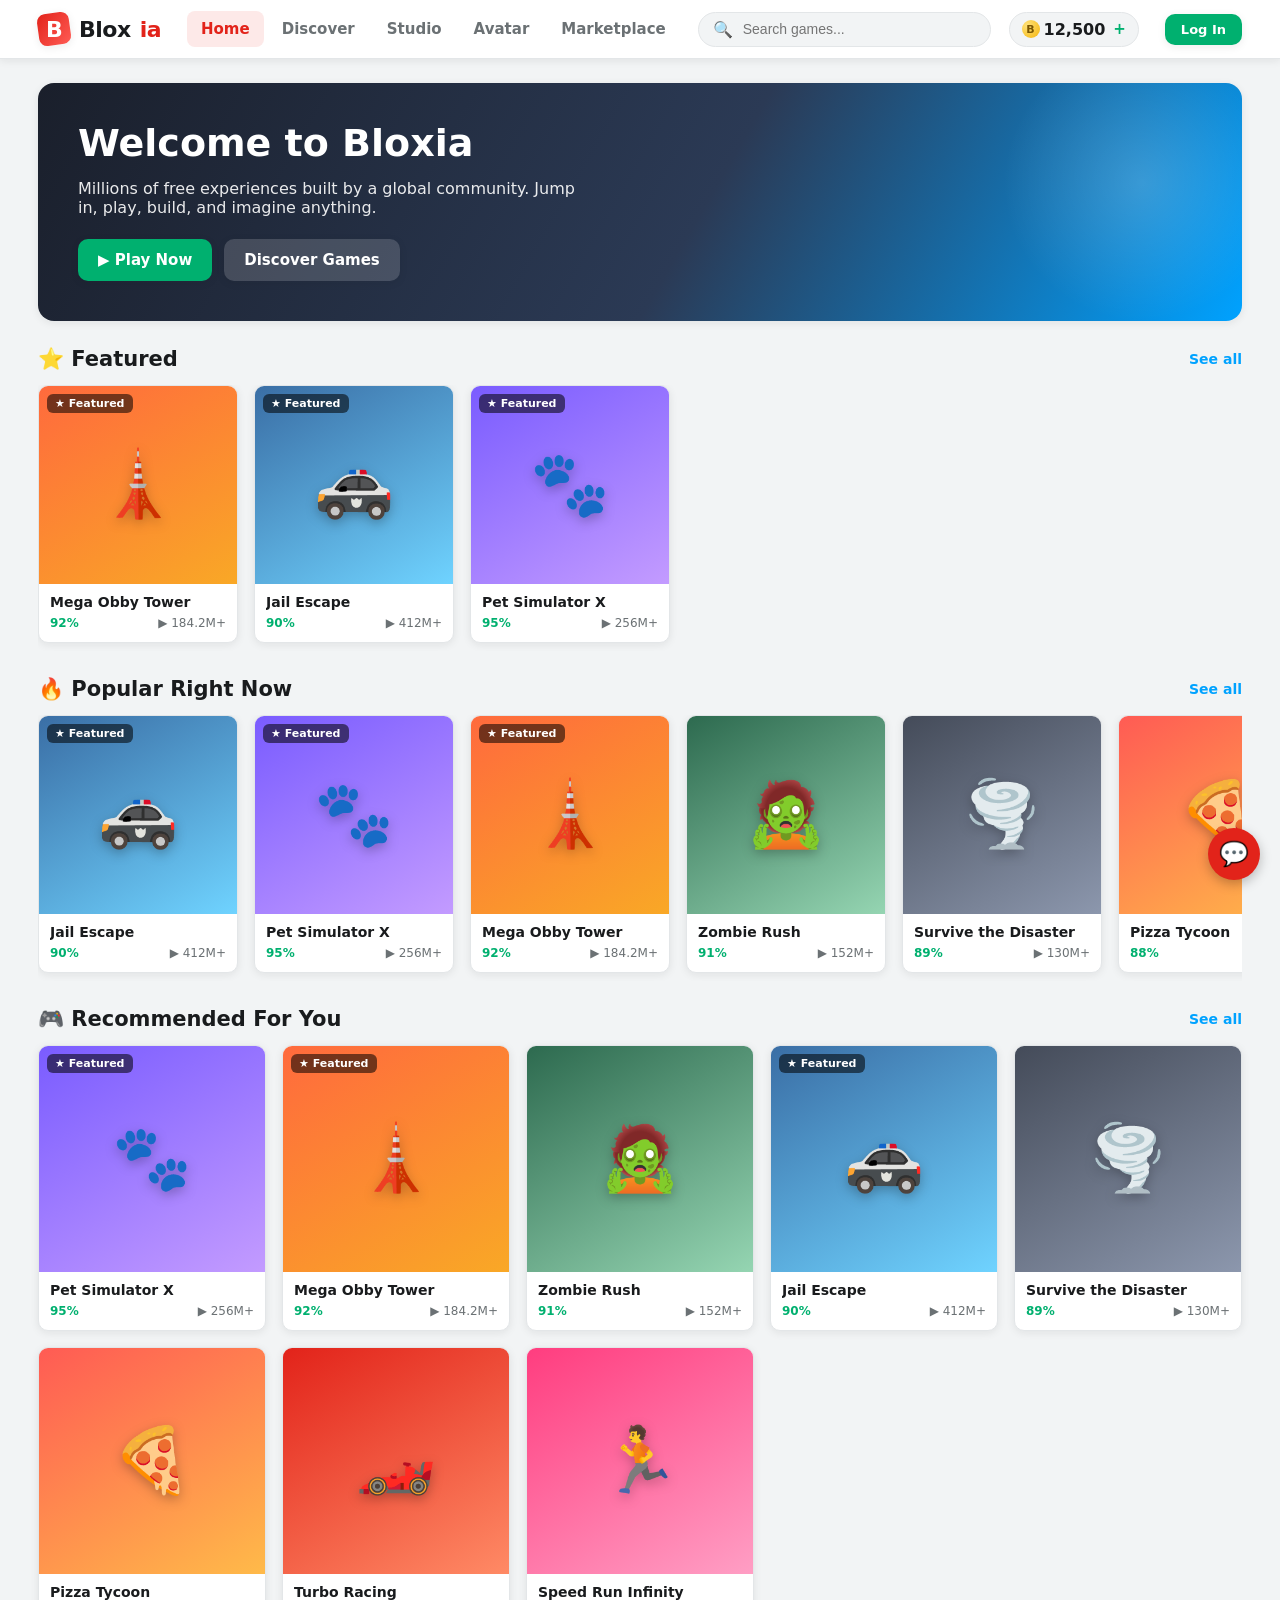
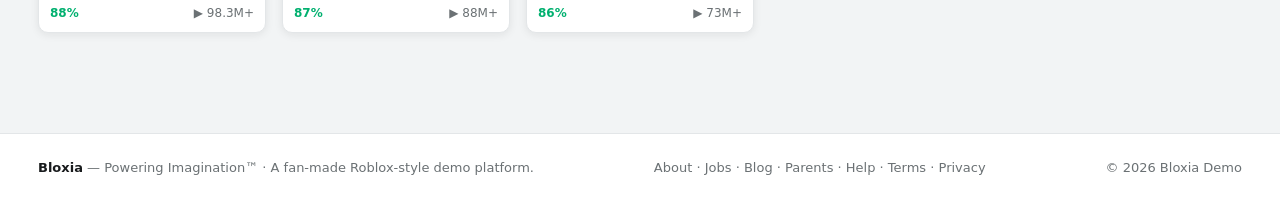
<file: index.html>
<!DOCTYPE html>
<html lang="en">
<head>
  <meta charset="UTF-8" />
  <meta name="viewport" content="width=device-width, initial-scale=1.0" />
  <title>Bloxia — Powering Imagination</title>
  <link rel="stylesheet" href="assets/css/style.css" />
  <link rel="icon" href="data:image/svg+xml,<svg xmlns='http://www.w3.org/2000/svg' viewBox='0 0 100 100'><rect width='100' height='100' rx='22' fill='%23e2231a'/><text x='50' y='72' font-size='64' text-anchor='middle' fill='white' font-family='Arial' font-weight='bold'>B</text></svg>" />
</head>
<body>
  <header class="topbar" id="topbar"></header>

  <main class="page">
    <section class="hero">
      <h1>Welcome to Bloxia</h1>
      <p>Millions of free experiences built by a global community. Jump in, play, build, and imagine anything.</p>
      <div class="cta">
        <a class="btn green" href="game.html?id=obby-tower">▶ Play Now</a>
        <a class="btn ghost" href="discover.html">Discover Games</a>
      </div>
    </section>

    <div class="section-head"><h2>⭐ Featured</h2><a href="discover.html">See all</a></div>
    <div class="row" id="featuredRow"></div>

    <div class="section-head"><h2>🔥 Popular Right Now</h2><a href="discover.html">See all</a></div>
    <div class="row" id="popularRow"></div>

    <div class="section-head"><h2>🎮 Recommended For You</h2><a href="discover.html">See all</a></div>
    <div class="grid" id="recoGrid"></div>
  </main>

  <footer class="footer" id="footer"></footer>
  <script src="assets/js/api.js"></script>
  <script src="assets/js/app.js"></script>
  <script src="assets/js/chat.js"></script>
  <script>
    const { GAMES, gameCard } = window.Bloxia;
    const featured = GAMES.filter(g => g.featured);
    const popular = [...GAMES].sort((a, b) => b.plays - a.plays);
    const reco = [...GAMES].sort((a, b) => b.rating - a.rating).slice(0, 8);
    featured.concat(popular).forEach(() => {});
    document.getElementById("featuredRow").append(...featured.map(gameCard));
    document.getElementById("popularRow").append(...popular.map(gameCard));
    document.getElementById("recoGrid").append(...reco.map(gameCard));
  </script>
</body>
</html>
</file>
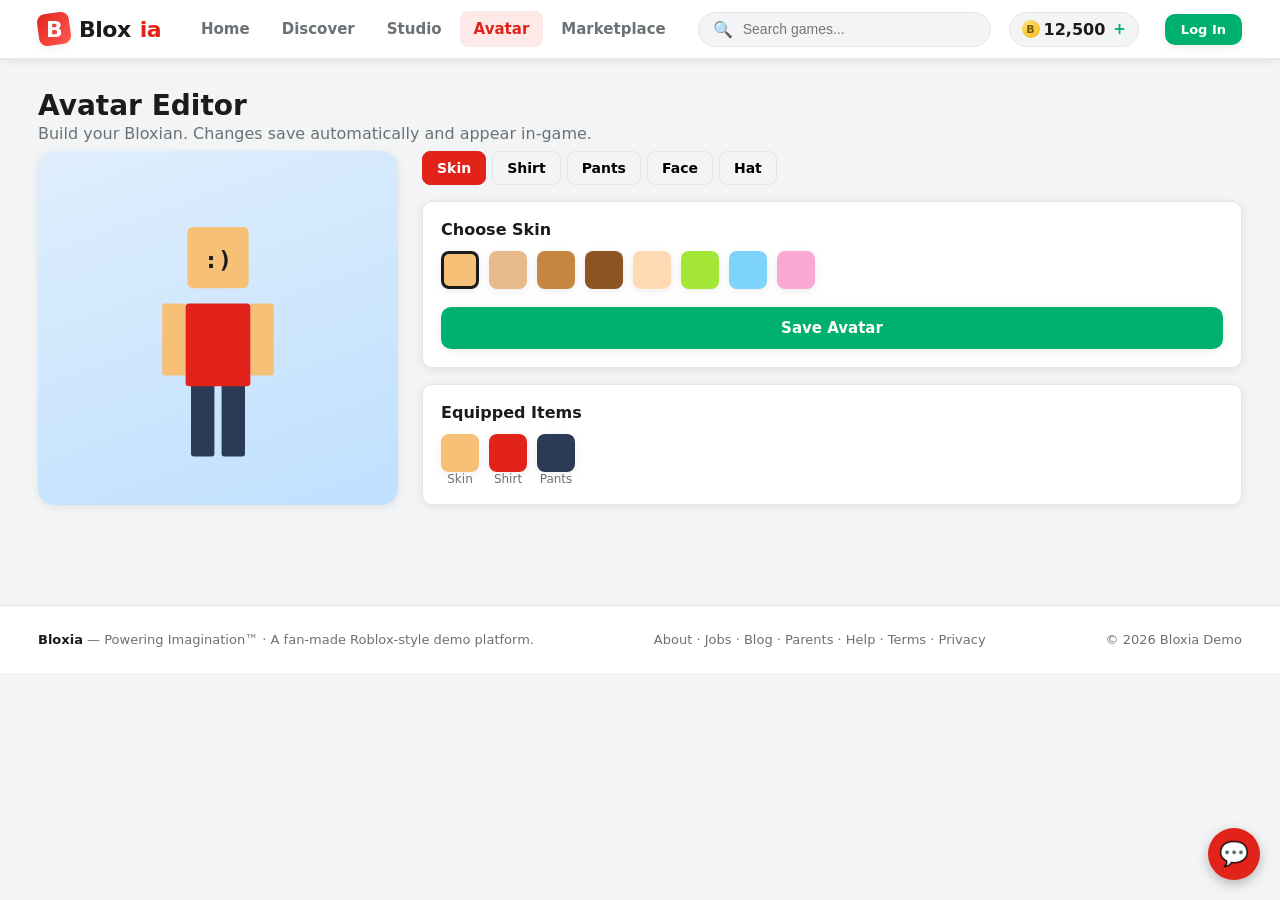
<file: avatar.html>
<!DOCTYPE html>
<html lang="en">
<head>
  <meta charset="UTF-8" />
  <meta name="viewport" content="width=device-width, initial-scale=1.0" />
  <title>Avatar — Bloxia</title>
  <link rel="stylesheet" href="assets/css/style.css" />
  <link rel="icon" href="data:image/svg+xml,<svg xmlns='http://www.w3.org/2000/svg' viewBox='0 0 100 100'><rect width='100' height='100' rx='22' fill='%23e2231a'/><text x='50' y='72' font-size='64' text-anchor='middle' fill='white' font-family='Arial' font-weight='bold'>B</text></svg>" />
</head>
<body>
  <header class="topbar" id="topbar"></header>

  <main class="page">
    <h1 class="page-title">Avatar Editor</h1>
    <p class="page-sub">Build your Bloxian. Changes save automatically and appear in-game.</p>

    <div class="avatar-layout">
      <div class="avatar-stage">
        <div id="bloxguy"></div>
      </div>

      <div>
        <div class="tabs" id="tabs"></div>
        <div class="panel" id="editorPanel"></div>
        <div class="panel" style="margin-top:16px">
          <h3>Equipped Items</h3>
          <div class="swatches" id="equipped"></div>
        </div>
      </div>
    </div>
  </main>

  <footer class="footer" id="footer"></footer>
  <script src="assets/js/api.js"></script>
  <script src="assets/js/app.js"></script>
  <script src="assets/js/chat.js"></script>
  <script src="assets/js/avatar.js"></script>
</body>
</html>
</file>
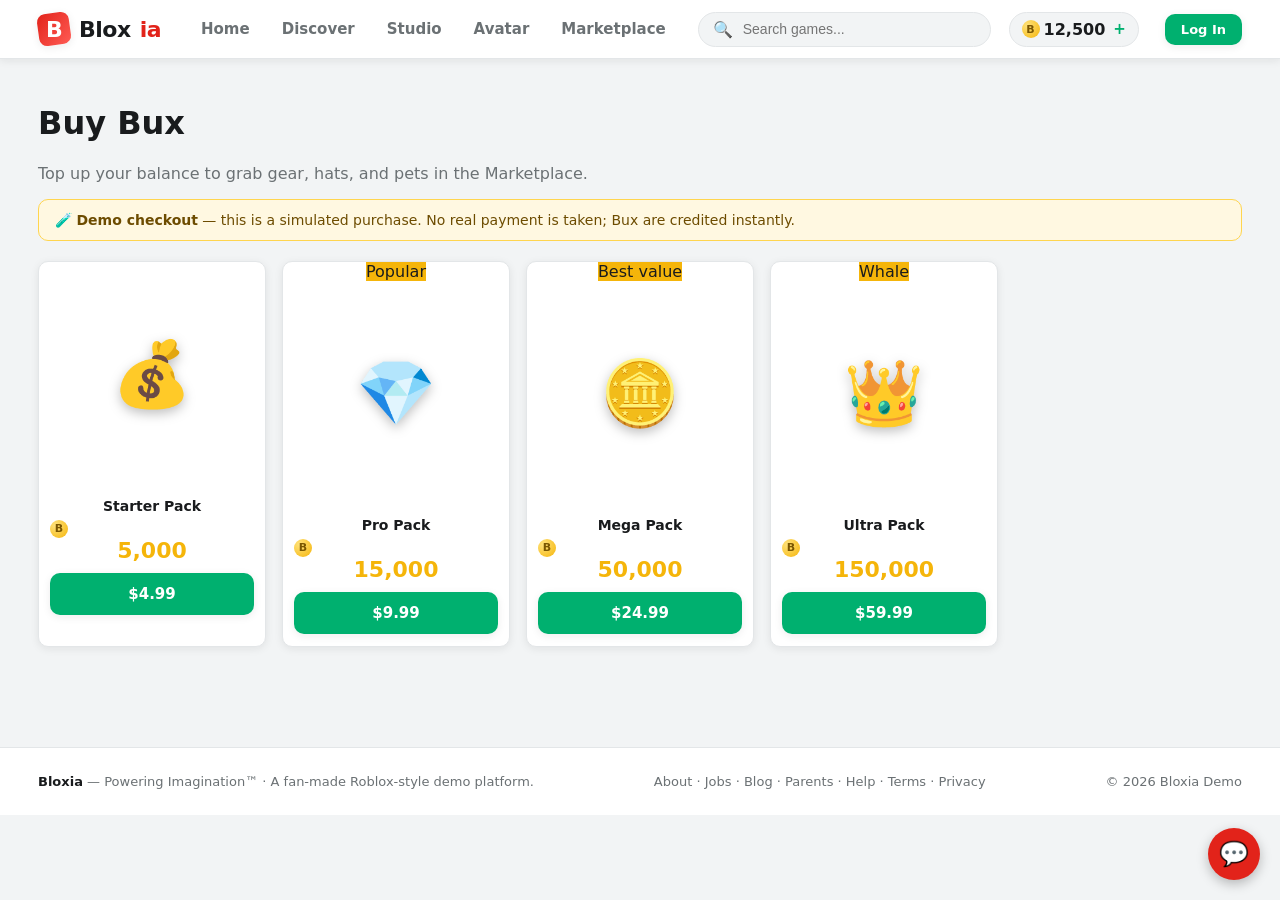
<file: coins.html>
<!DOCTYPE html>
<html lang="en">
<head>
  <meta charset="UTF-8" />
  <meta name="viewport" content="width=device-width, initial-scale=1.0" />
  <title>Buy Bux — Bloxia</title>
  <link rel="stylesheet" href="assets/css/style.css" />
  <link rel="icon" href="data:image/svg+xml,<svg xmlns='http://www.w3.org/2000/svg' viewBox='0 0 100 100'><rect width='100' height='100' rx='22' fill='%23e2231a'/><text x='50' y='72' font-size='64' text-anchor='middle' fill='white' font-family='Arial' font-weight='bold'>B</text></svg>" />
</head>
<body>
  <header class="topbar" id="topbar"></header>

  <main class="page">
    <h1>Buy Bux</h1>
    <p class="muted">Top up your balance to grab gear, hats, and pets in the Marketplace.</p>
    <div class="demo-banner">🧪 <b>Demo checkout</b> — this is a simulated purchase. No real payment is taken; Bux are credited instantly.</div>
    <div class="grid coin-grid" id="packGrid"></div>
  </main>

  <!-- mock checkout modal -->
  <div class="modal-backdrop" id="checkout" style="display:none">
    <div class="modal">
      <h2>Checkout</h2>
      <p class="muted" id="checkoutSummary"></p>
      <label class="field"><span>Card number</span><input value="4242 4242 4242 4242" /></label>
      <div class="field-row">
        <label class="field"><span>Expiry</span><input value="12 / 30" /></label>
        <label class="field"><span>CVC</span><input value="123" /></label>
      </div>
      <p class="muted small">Test card pre-filled. No real charge occurs.</p>
      <div class="modal-actions">
        <button class="btn ghost" id="cancelBtn">Cancel</button>
        <button class="btn green" id="payBtn">Pay (Demo)</button>
      </div>
    </div>
  </div>

  <footer class="footer" id="footer"></footer>
  <script src="assets/js/api.js"></script>
  <script src="assets/js/app.js"></script>
  <script src="assets/js/chat.js"></script>
  <script>
    (function () {
      const { toast, applyServerUser, isAuthed, renderHeader, API, el } = window.Bloxia;
      const $ = (id) => document.getElementById(id);
      const PRICE = { starter: 4.99, pro: 9.99, mega: 24.99, ultra: 59.99 };
      const META = {
        starter: { coins: 5000, label: "Starter Pack", emoji: "💰", tag: "" },
        pro: { coins: 15000, label: "Pro Pack", emoji: "💎", tag: "Popular" },
        mega: { coins: 50000, label: "Mega Pack", emoji: "🪙", tag: "Best value" },
        ultra: { coins: 150000, label: "Ultra Pack", emoji: "👑", tag: "Whale" },
      };
      let selected = null;

      function render() {
        const grid = $("packGrid");
        grid.innerHTML = "";
        Object.keys(META).forEach(key => {
          const m = META[key];
          const card = el(`
            <div class="card coin-pack">
              ${m.tag ? `<span class="badge gold">${m.tag}</span>` : ``}
              <div class="thumb"><span class="emoji">${m.emoji}</span></div>
              <div class="card-body">
                <p class="card-title">${m.label}</p>
                <p class="coin-amt"><span class="bux">B</span>${m.coins.toLocaleString()}</p>
                <button class="btn green block" data-pack="${key}">$${PRICE[key].toFixed(2)}</button>
              </div>
            </div>`);
          grid.appendChild(card);
        });
      }
      render();

      document.addEventListener("click", (e) => {
        const b = e.target.closest("[data-pack]");
        if (!b) return;
        if (!isAuthed()) { toast("Please log in to buy Bux."); setTimeout(() => location.href = "login.html", 700); return; }
        selected = b.getAttribute("data-pack");
        const m = META[selected];
        $("checkoutSummary").textContent = `${m.label} — ${m.coins.toLocaleString()} Bux for $${PRICE[selected].toFixed(2)}`;
        $("checkout").style.display = "flex";
      });

      $("cancelBtn").addEventListener("click", () => { $("checkout").style.display = "none"; });
      $("payBtn").addEventListener("click", async () => {
        if (!selected) return;
        $("payBtn").disabled = true;
        try {
          const res = await API.purchase(selected);
          applyServerUser(res.user);
          renderHeader();
          $("checkout").style.display = "none";
          toast(`Success! +${res.credited.toLocaleString()} Bux`);
        } catch (e) {
          toast(e.message || "Checkout failed");
        } finally {
          $("payBtn").disabled = false;
          selected = null;
        }
      });
    })();
  </script>
</body>
</html>
</file>
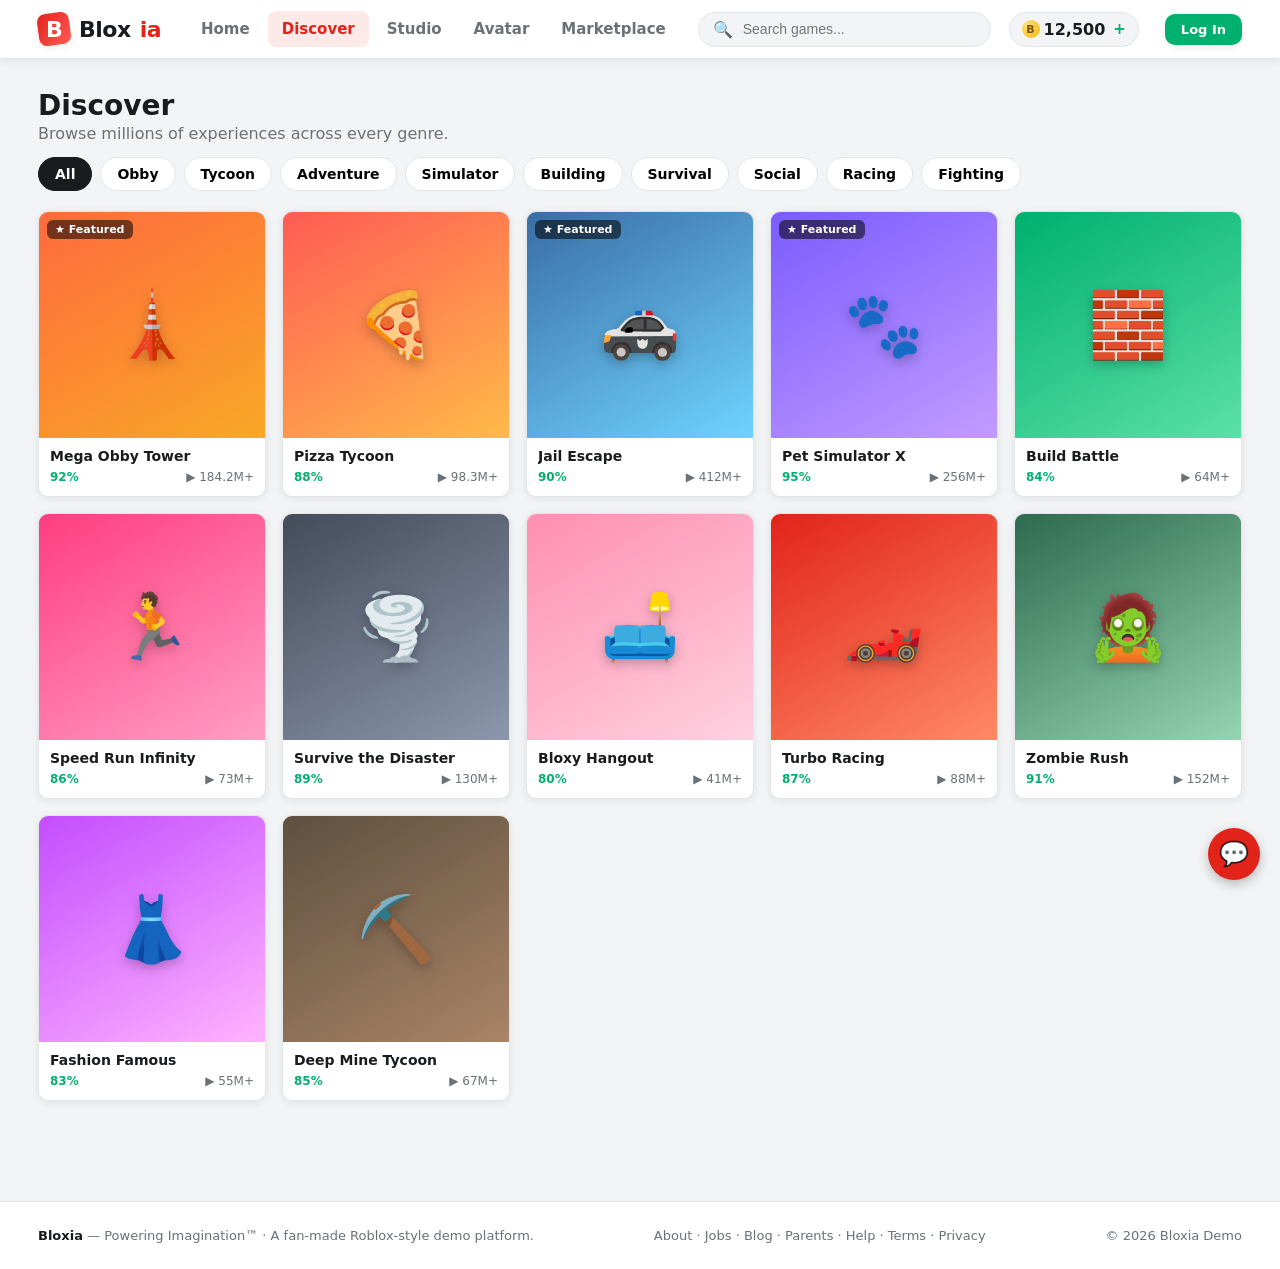
<file: discover.html>
<!DOCTYPE html>
<html lang="en">
<head>
  <meta charset="UTF-8" />
  <meta name="viewport" content="width=device-width, initial-scale=1.0" />
  <title>Discover — Bloxia</title>
  <link rel="stylesheet" href="assets/css/style.css" />
  <link rel="icon" href="data:image/svg+xml,<svg xmlns='http://www.w3.org/2000/svg' viewBox='0 0 100 100'><rect width='100' height='100' rx='22' fill='%23e2231a'/><text x='50' y='72' font-size='64' text-anchor='middle' fill='white' font-family='Arial' font-weight='bold'>B</text></svg>" />
</head>
<body>
  <header class="topbar" id="topbar"></header>

  <main class="page">
    <h1 class="page-title">Discover</h1>
    <p class="page-sub">Browse millions of experiences across every genre.</p>

    <div class="filters" id="filters"></div>
    <div class="grid" id="gameGrid"></div>
    <p id="empty" class="page-sub hidden" style="margin-top:30px">No games match your search.</p>
  </main>

  <footer class="footer" id="footer"></footer>
  <script src="assets/js/api.js"></script>
  <script src="assets/js/app.js"></script>
  <script src="assets/js/chat.js"></script>
  <script>
    const { GAMES, gameCard } = window.Bloxia;
    const genres = ["All", ...Array.from(new Set(GAMES.map(g => g.genre)))];
    const params = new URLSearchParams(location.search);
    let query = (params.get("q") || "").toLowerCase();
    let activeGenre = "All";

    const filtersEl = document.getElementById("filters");
    genres.forEach(gn => {
      const b = document.createElement("button");
      b.className = "chip-btn" + (gn === "All" ? " active" : "");
      b.textContent = gn;
      b.onclick = () => { activeGenre = gn; [...filtersEl.children].forEach(c => c.classList.toggle("active", c === b)); render(); };
      filtersEl.appendChild(b);
    });

    function render() {
      let list = GAMES.filter(g =>
        (activeGenre === "All" || g.genre === activeGenre) &&
        (!query || g.title.toLowerCase().includes(query) || g.genre.toLowerCase().includes(query))
      );
      const grid = document.getElementById("gameGrid");
      grid.innerHTML = "";
      grid.append(...list.map(gameCard));
      document.getElementById("empty").classList.toggle("hidden", list.length > 0);
    }
    render();
  </script>
</body>
</html>
</file>
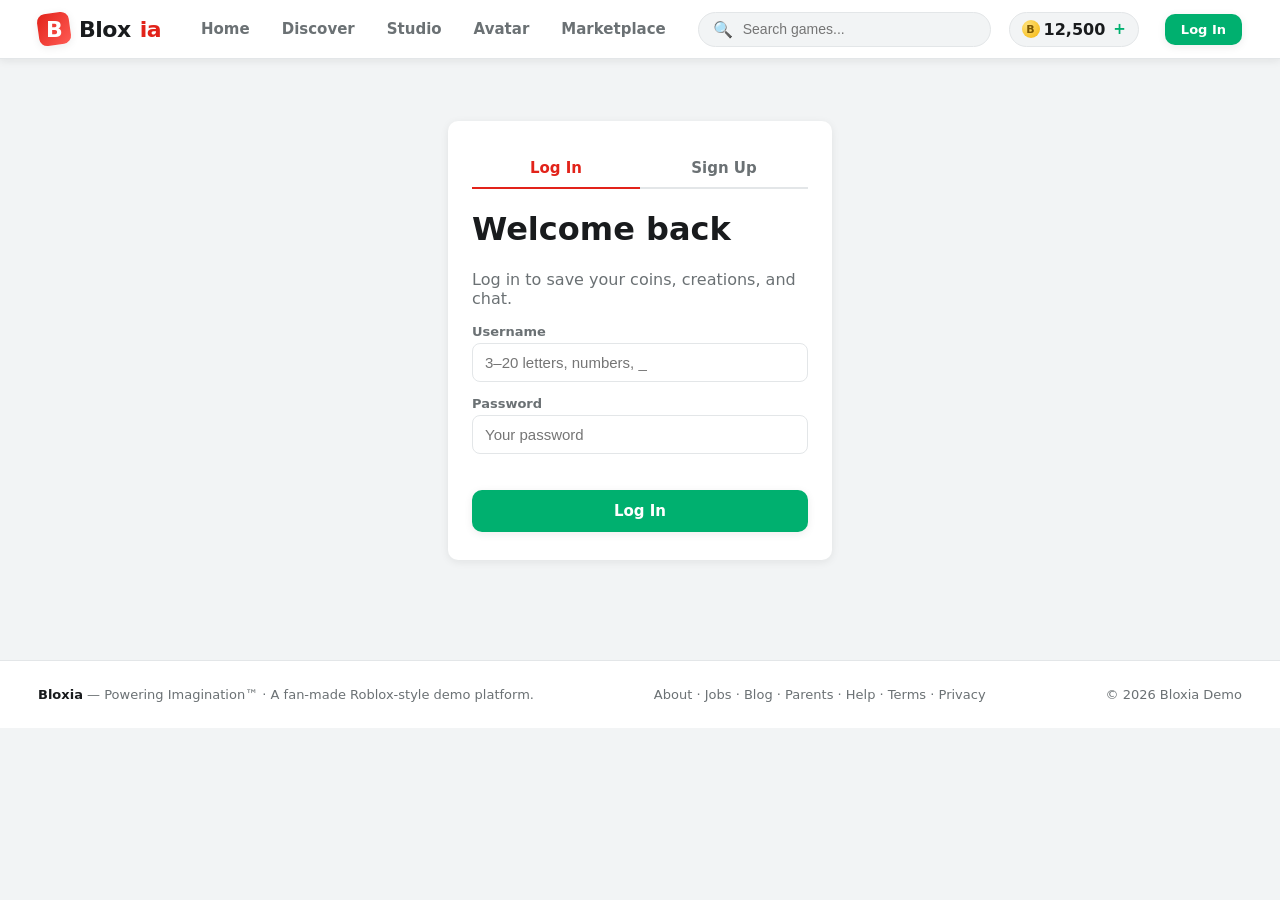
<file: login.html>
<!DOCTYPE html>
<html lang="en">
<head>
  <meta charset="UTF-8" />
  <meta name="viewport" content="width=device-width, initial-scale=1.0" />
  <title>Log In — Bloxia</title>
  <link rel="stylesheet" href="assets/css/style.css" />
  <link rel="icon" href="data:image/svg+xml,<svg xmlns='http://www.w3.org/2000/svg' viewBox='0 0 100 100'><rect width='100' height='100' rx='22' fill='%23e2231a'/><text x='50' y='72' font-size='64' text-anchor='middle' fill='white' font-family='Arial' font-weight='bold'>B</text></svg>" />
</head>
<body>
  <header class="topbar" id="topbar"></header>

  <main class="page narrow">
    <div class="auth-card">
      <div class="auth-tabs">
        <button class="auth-tab active" data-mode="login">Log In</button>
        <button class="auth-tab" data-mode="register">Sign Up</button>
      </div>
      <h1 id="authTitle">Welcome back</h1>
      <p class="muted" id="authSub">Log in to save your coins, creations, and chat.</p>

      <label class="field">
        <span>Username</span>
        <input id="username" autocomplete="username" placeholder="3–20 letters, numbers, _" />
      </label>
      <label class="field">
        <span>Password</span>
        <input id="password" type="password" autocomplete="current-password" placeholder="Your password" />
      </label>
      <p class="form-error" id="formError"></p>
      <button class="btn green block" id="submitBtn">Log In</button>
      <p class="muted small" id="offlineNote" style="display:none;margin-top:14px">
        Backend not configured — accounts are unavailable in this build.
      </p>
    </div>
  </main>

  <footer class="footer" id="footer"></footer>
  <script src="assets/js/api.js"></script>
  <script src="assets/js/app.js"></script>
  <script>
    (function () {
      const { toast, refreshUser, applyServerUser, API } = window.Bloxia;
      let mode = "login";
      const $ = (id) => document.getElementById(id);
      const err = (m) => { $("formError").textContent = m || ""; };

      if (!API || !API.isConfigured()) {
        $("submitBtn").disabled = true;
        $("offlineNote").style.display = "block";
      }
      if (API && API.getToken()) { location.href = "index.html"; }

      document.querySelectorAll(".auth-tab").forEach(t => t.addEventListener("click", () => {
        document.querySelectorAll(".auth-tab").forEach(x => x.classList.remove("active"));
        t.classList.add("active");
        mode = t.getAttribute("data-mode");
        $("authTitle").textContent = mode === "login" ? "Welcome back" : "Create your account";
        $("authSub").textContent = mode === "login"
          ? "Log in to save your coins, creations, and chat."
          : "New players start with 12,500 Bux.";
        $("submitBtn").textContent = mode === "login" ? "Log In" : "Sign Up";
        $("password").setAttribute("autocomplete", mode === "login" ? "current-password" : "new-password");
        err("");
      }));

      async function submit() {
        err("");
        const u = $("username").value.trim();
        const p = $("password").value;
        if (u.length < 3) return err("Username must be at least 3 characters.");
        if (p.length < 4) return err("Password must be at least 4 characters.");
        $("submitBtn").disabled = true;
        try {
          const res = mode === "login" ? await API.login(u, p) : await API.register(u, p);
          API.setToken(res.token);
          applyServerUser(res.user);
          toast(mode === "login" ? "Logged in!" : "Account created!");
          setTimeout(() => location.href = "index.html", 400);
        } catch (e) {
          err(e.message || "Something went wrong.");
          $("submitBtn").disabled = false;
        }
      }
      $("submitBtn").addEventListener("click", submit);
      $("password").addEventListener("keydown", e => { if (e.key === "Enter") submit(); });
    })();
  </script>
</body>
</html>
</file>
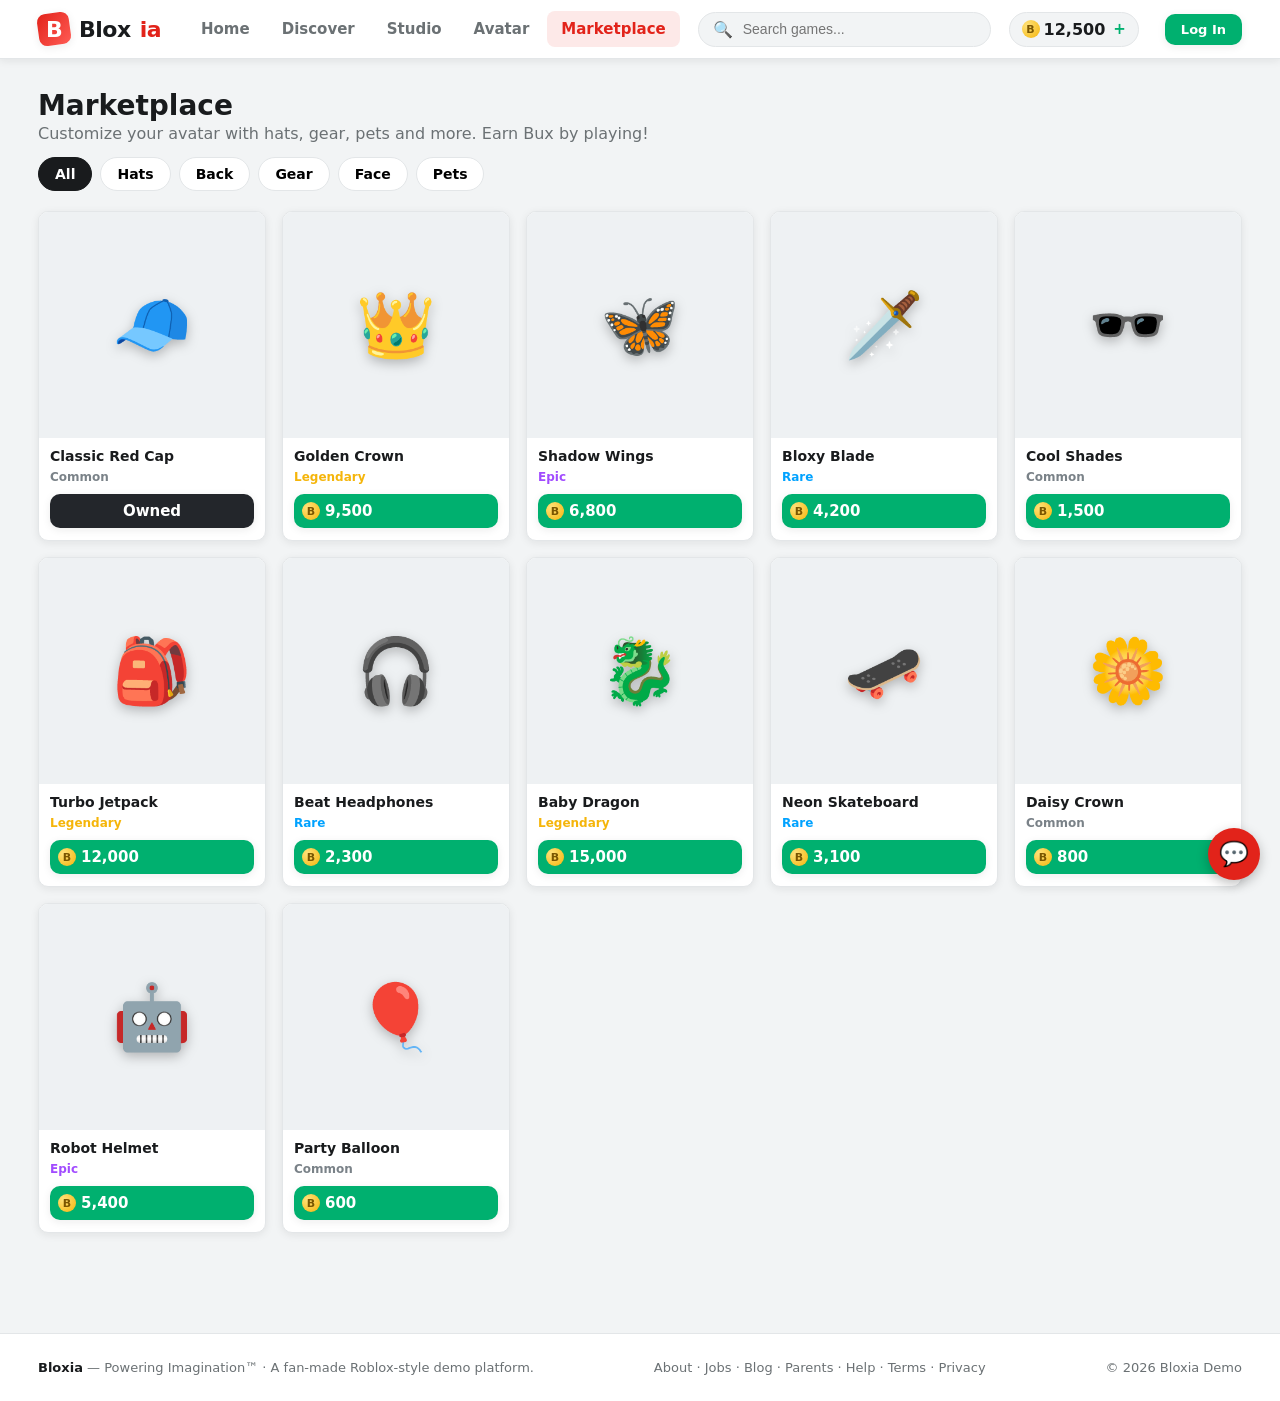
<file: marketplace.html>
<!DOCTYPE html>
<html lang="en">
<head>
  <meta charset="UTF-8" />
  <meta name="viewport" content="width=device-width, initial-scale=1.0" />
  <title>Marketplace — Bloxia</title>
  <link rel="stylesheet" href="assets/css/style.css" />
  <link rel="icon" href="data:image/svg+xml,<svg xmlns='http://www.w3.org/2000/svg' viewBox='0 0 100 100'><rect width='100' height='100' rx='22' fill='%23e2231a'/><text x='50' y='72' font-size='64' text-anchor='middle' fill='white' font-family='Arial' font-weight='bold'>B</text></svg>" />
</head>
<body>
  <header class="topbar" id="topbar"></header>

  <main class="page">
    <h1 class="page-title">Marketplace</h1>
    <p class="page-sub">Customize your avatar with hats, gear, pets and more. Earn Bux by playing!</p>

    <div class="filters" id="filters"></div>
    <div class="grid" id="shopGrid"></div>
  </main>

  <footer class="footer" id="footer"></footer>
  <script src="assets/js/api.js"></script>
  <script src="assets/js/app.js"></script>
  <script src="assets/js/chat.js"></script>
  <script>
    const { ITEMS, itemCard } = window.Bloxia;
    const cats = ["All", ...Array.from(new Set(ITEMS.map(i => i.cat)))];
    let active = "All";
    const filtersEl = document.getElementById("filters");
    cats.forEach(cat => {
      const b = document.createElement("button");
      b.className = "chip-btn" + (cat === "All" ? " active" : "");
      b.textContent = cat;
      b.onclick = () => { active = cat; [...filtersEl.children].forEach(c => c.classList.toggle("active", c === b)); render(); };
      filtersEl.appendChild(b);
    });
    function render() {
      const list = ITEMS.filter(i => active === "All" || i.cat === active);
      const grid = document.getElementById("shopGrid");
      grid.innerHTML = "";
      grid.append(...list.map(itemCard));
    }
    render();
  </script>
</body>
</html>
</file>
<file: assets/css/style.css>
:root {
  --bg: #f2f4f5;
  --panel: #ffffff;
  --ink: #191b1d;
  --muted: #6b7174;
  --line: #e3e6e8;
  --brand: #e2231a;
  --brand-2: #ff5b54;
  --accent: #00a2ff;
  --green: #00b06f;
  --gold: #f5b50a;
  --shadow: 0 2px 8px rgba(25, 27, 29, .08);
  --radius: 10px;
}

* { box-sizing: border-box; }
html, body { margin: 0; padding: 0; }
body {
  font-family: "Segoe UI", system-ui, -apple-system, Roboto, Helvetica, Arial, sans-serif;
  background: var(--bg);
  color: var(--ink);
  min-height: 100vh;
}
a { color: inherit; text-decoration: none; }
img { display: block; max-width: 100%; }
button { font-family: inherit; cursor: pointer; }

/* ===== Top navigation ===== */
.topbar {
  position: sticky; top: 0; z-index: 50;
  background: var(--panel);
  border-bottom: 1px solid var(--line);
  box-shadow: var(--shadow);
}
.topbar-inner {
  max-width: 1240px; margin: 0 auto; padding: 0 18px;
  height: 58px; display: flex; align-items: center; gap: 18px;
}
.logo {
  display: flex; align-items: center; gap: 9px;
  font-weight: 800; font-size: 22px; letter-spacing: -.5px;
}
.logo-mark {
  width: 32px; height: 32px; border-radius: 8px;
  background: linear-gradient(135deg, var(--brand), var(--brand-2));
  display: grid; place-items: center; color: #fff; font-weight: 900;
  transform: rotate(-8deg); box-shadow: var(--shadow);
}
.logo-mark span { transform: rotate(8deg); }
.logo b { color: var(--brand); }

.nav-links { display: flex; gap: 4px; margin-left: 8px; }
.nav-links a {
  padding: 9px 14px; border-radius: 8px; font-weight: 600; color: var(--muted);
  font-size: 15px; transition: .15s;
}
.nav-links a:hover { background: var(--bg); color: var(--ink); }
.nav-links a.active { color: var(--brand); background: #fde9e8; }

.search {
  flex: 1; max-width: 360px; margin-left: auto;
  display: flex; align-items: center; gap: 8px;
  background: var(--bg); border: 1px solid var(--line);
  border-radius: 20px; padding: 7px 14px;
}
.search input { border: 0; background: transparent; outline: none; width: 100%; font-size: 14px; }

.currency {
  display: flex; align-items: center; gap: 6px;
  background: var(--bg); border: 1px solid var(--line);
  padding: 7px 12px; border-radius: 20px; font-weight: 700;
}
.bux { width: 18px; height: 18px; border-radius: 50%;
  background: radial-gradient(circle at 30% 30%, #ffe27a, var(--gold));
  display: grid; place-items: center; font-size: 11px; color: #7a5600; font-weight: 900; }

.avatar-chip {
  width: 36px; height: 36px; border-radius: 50%;
  background: linear-gradient(135deg, var(--accent), #6fd3ff);
  display: grid; place-items: center; color: #fff; font-weight: 800;
  border: 2px solid #fff; box-shadow: var(--shadow);
}

/* ===== Layout ===== */
.page { max-width: 1240px; margin: 0 auto; padding: 24px 18px 60px; }
.section-head { display: flex; align-items: center; justify-content: space-between; margin: 26px 0 14px; }
.section-head h2 { margin: 0; font-size: 21px; }
.section-head a { color: var(--accent); font-weight: 600; font-size: 14px; }

/* ===== Hero ===== */
.hero {
  border-radius: 16px; overflow: hidden; position: relative;
  background: linear-gradient(120deg, #1a1f2b, #2b3a55 55%, var(--accent));
  color: #fff; padding: 40px; box-shadow: var(--shadow);
  display: flex; flex-direction: column; gap: 14px; min-height: 220px; justify-content: center;
}
.hero h1 { margin: 0; font-size: 38px; line-height: 1.1; max-width: 560px; }
.hero p { margin: 0; max-width: 520px; opacity: .9; font-size: 16px; }
.hero .cta { display: flex; gap: 12px; margin-top: 8px; }
.hero::after {
  content: ""; position: absolute; right: -40px; top: -40px; width: 280px; height: 280px;
  background: radial-gradient(circle, rgba(255,255,255,.18), transparent 70%);
}

.btn {
  border: 0; border-radius: 10px; padding: 12px 20px; font-weight: 700; font-size: 15px;
  background: var(--brand); color: #fff; transition: .15s; box-shadow: var(--shadow);
}
.btn:hover { filter: brightness(1.07); transform: translateY(-1px); }
.btn.ghost { background: rgba(255,255,255,.16); }
.btn.green { background: var(--green); }
.btn.dark { background: #23262b; }
.btn.block { width: 100%; }

/* ===== Game grid ===== */
.grid { display: grid; grid-template-columns: repeat(auto-fill, minmax(190px, 1fr)); gap: 16px; }
.card {
  background: var(--panel); border: 1px solid var(--line); border-radius: var(--radius);
  overflow: hidden; box-shadow: var(--shadow); transition: .15s; cursor: pointer;
}
.card:hover { transform: translateY(-3px); box-shadow: 0 8px 20px rgba(25,27,29,.14); }
.thumb { aspect-ratio: 1/1; position: relative; display: grid; place-items: center; color: #fff; }
.thumb .emoji { font-size: 64px; filter: drop-shadow(0 4px 6px rgba(0,0,0,.25)); }
.thumb .badge { position: absolute; top: 8px; left: 8px; background: rgba(0,0,0,.55); color: #fff;
  padding: 3px 8px; border-radius: 6px; font-size: 11px; font-weight: 700; }
.card-body { padding: 10px 11px 12px; }
.card-title { font-weight: 700; font-size: 14px; margin: 0 0 6px; white-space: nowrap; overflow: hidden; text-overflow: ellipsis; }
.card-meta { display: flex; align-items: center; justify-content: space-between; color: var(--muted); font-size: 12px; }
.pill-green { color: var(--green); font-weight: 700; }

/* ===== Carousel row ===== */
.row { display: flex; gap: 16px; overflow-x: auto; padding-bottom: 8px; scroll-behavior: smooth; }
.row .card { flex: 0 0 200px; }
.row::-webkit-scrollbar { height: 8px; }
.row::-webkit-scrollbar-thumb { background: var(--line); border-radius: 8px; }

/* ===== Avatar page ===== */
.avatar-layout { display: grid; grid-template-columns: 360px 1fr; gap: 24px; }
.avatar-stage {
  background: linear-gradient(160deg, #dfeefc, #bfe0ff); border-radius: 16px;
  display: grid; place-items: center; box-shadow: var(--shadow); padding: 24px; position: relative;
}
.bloxguy { width: 180px; }
.panel { background: var(--panel); border: 1px solid var(--line); border-radius: var(--radius); padding: 18px; box-shadow: var(--shadow); }
.panel h3 { margin: 0 0 12px; font-size: 16px; }
.swatches { display: flex; flex-wrap: wrap; gap: 10px; }
.swatch { width: 38px; height: 38px; border-radius: 8px; border: 3px solid transparent; cursor: pointer; box-shadow: var(--shadow); }
.swatch.sel { border-color: var(--ink); }
.tabs { display: flex; gap: 6px; margin-bottom: 16px; flex-wrap: wrap; }
.tab { padding: 8px 14px; border-radius: 8px; background: var(--bg); border: 1px solid var(--line); font-weight: 600; font-size: 14px; }
.tab.active { background: var(--brand); color: #fff; border-color: var(--brand); }

/* ===== Marketplace ===== */
.shop-item .thumb { aspect-ratio: 1/1; background: #eef1f3; }
.price { display: flex; align-items: center; gap: 5px; font-weight: 800; }

/* ===== Game player ===== */
.game-wrap { position: relative; border-radius: 14px; overflow: hidden; box-shadow: var(--shadow); background: #0b0f17; }
#game-canvas { display: block; width: 100%; height: 70vh; }
.hud { position: absolute; inset: 0; pointer-events: none; }
.hud .top { position: absolute; top: 14px; left: 14px; right: 14px; display: flex; justify-content: space-between; color: #fff; font-weight: 800; text-shadow: 0 2px 6px rgba(0,0,0,.6); }
.hud .chip { background: rgba(0,0,0,.45); padding: 8px 14px; border-radius: 10px; backdrop-filter: blur(4px); }
.overlay-msg {
  position: absolute; inset: 0; display: grid; place-items: center; text-align: center;
  background: rgba(8,12,20,.72); color: #fff; pointer-events: auto;
}
.overlay-msg .box { background: var(--panel); color: var(--ink); padding: 30px 36px; border-radius: 16px; box-shadow: var(--shadow); max-width: 420px; }
.overlay-msg h2 { margin: 0 0 8px; }
.overlay-msg p { color: var(--muted); margin: 0 0 18px; }
.hidden { display: none !important; }
.controls-help { display: flex; gap: 16px; justify-content: center; flex-wrap: wrap; color: var(--muted); font-size: 13px; margin-top: 14px; }
.key { display: inline-block; background: var(--bg); border: 1px solid var(--line); border-bottom-width: 3px; border-radius: 6px; padding: 2px 8px; font-weight: 700; font-size: 12px; }

/* ===== Footer ===== */
.footer { border-top: 1px solid var(--line); background: var(--panel); margin-top: 40px; }
.footer-inner { max-width: 1240px; margin: 0 auto; padding: 26px 18px; display: flex; flex-wrap: wrap; gap: 24px; justify-content: space-between; color: var(--muted); font-size: 13px; }
.footer b { color: var(--ink); }

.toast {
  position: fixed; bottom: 24px; left: 50%; transform: translateX(-50%) translateY(20px);
  background: #23262b; color: #fff; padding: 12px 20px; border-radius: 10px; box-shadow: var(--shadow);
  opacity: 0; transition: .25s; z-index: 200; font-weight: 600;
}
.toast.show { opacity: 1; transform: translateX(-50%) translateY(0); }

.page-title { font-size: 28px; margin: 6px 0 2px; }
.page-sub { color: var(--muted); margin: 0 0 8px; }

.filters { display: flex; gap: 8px; flex-wrap: wrap; margin: 14px 0 20px; }
.chip-btn { padding: 8px 16px; border-radius: 20px; border: 1px solid var(--line); background: var(--panel); font-weight: 600; font-size: 14px; }
.chip-btn.active { background: var(--ink); color: #fff; border-color: var(--ink); }

@media (max-width: 820px) {
  .avatar-layout { grid-template-columns: 1fr; }
  .nav-links { display: none; }
  .hero h1 { font-size: 28px; }
}

/* ===== V2: Auth, Studio, Coins, Chat ===== */

/* Header extras */
.auth-link { font-size: 13px; color: var(--muted); margin-left: 6px; white-space: nowrap; }
.auth-link:hover { color: var(--brand); }
.auth-btn { padding: 8px 16px !important; font-size: 13px !important; white-space: nowrap; margin-left: 8px; }
.buy-plus { font-size: 15px; font-weight: 800; margin-left: 4px; color: var(--green); }
.currency { display: flex; align-items: center; gap: 4px; }

/* Narrow centered page */
.page.narrow { max-width: 420px; margin: 0 auto; }

/* Auth card */
.auth-card { background: var(--panel); border-radius: var(--radius); box-shadow: var(--shadow); padding: 28px 24px; margin-top: 38px; }
.auth-tabs { display: flex; gap: 0; border-bottom: 2px solid var(--line); margin-bottom: 18px; }
.auth-tab { flex: 1; text-align: center; padding: 10px; background: none; border: none; font-size: 15px; font-weight: 700; color: var(--muted); cursor: pointer; border-bottom: 2px solid transparent; margin-bottom: -2px; }
.auth-tab.active { color: var(--brand); border-bottom-color: var(--brand); }

/* Form fields */
.field { display: flex; flex-direction: column; gap: 4px; margin-bottom: 14px; }
.field span { font-size: 13px; font-weight: 600; color: var(--muted); }
.field input { padding: 10px 12px; border: 1px solid var(--line); border-radius: 8px; font-size: 15px; outline: none; transition: border .2s; }
.field input:focus { border-color: var(--brand); }
.field-row { display: flex; gap: 10px; }
.field-row .field { flex: 1; }
.form-error { color: var(--brand); font-size: 13px; min-height: 18px; margin: 4px 0; }
.muted { color: var(--muted); }
.small { font-size: 12px; }

/* Studio */
.studio-layout { display: grid; grid-template-columns: 1fr 260px; gap: 24px; margin-top: 16px; }
.studio-stage { background: var(--panel); border-radius: var(--radius); box-shadow: var(--shadow); padding: 16px; }
.grid-board { display: grid; gap: 3px; max-width: 400px; margin: auto; }
.cell { width: 100%; aspect-ratio: 1; background: #eaecee; border: none; border-radius: 4px; cursor: pointer; font-size: 11px; font-weight: 700; color: #fff; transition: .15s; }
.cell:hover { background: #cfd3d7; }
.cell.filled { background: var(--accent); }
.cell.start { background: var(--green); }
.cell.finish { background: var(--gold); color: var(--ink); }
.studio-legend { display: flex; gap: 14px; justify-content: center; margin-top: 10px; font-size: 12px; color: var(--muted); align-items: center; }
.sw { display: inline-block; width: 14px; height: 14px; border-radius: 3px; vertical-align: middle; margin-right: 3px; }
.sw.start { background: var(--green); }
.sw.step { background: var(--accent); }
.sw.finish { background: var(--gold); }
.studio-panel { background: var(--panel); border-radius: var(--radius); box-shadow: var(--shadow); padding: 18px; display: flex; flex-direction: column; gap: 10px; }
.stat-box { text-align: center; font-size: 12px; color: var(--muted); }
.stat-box b { display: block; font-size: 20px; color: var(--ink); }
.studio-buttons { display: flex; gap: 8px; }
.studio-buttons .btn { flex: 1; }

/* Coins / Buy Bux */
.coin-grid { margin-top: 20px; }
.coin-pack { text-align: center; }
.coin-amt { font-size: 22px; font-weight: 800; margin: 4px 0 10px; color: var(--gold); }
.demo-banner { background: #fff8e1; border: 1px solid #ffd54f; border-radius: var(--radius); padding: 12px 16px; margin: 16px 0; font-size: 14px; color: #6d4c00; }
.badge.gold { background: var(--gold); color: var(--ink); }

/* Modal / checkout */
.modal-backdrop { position: fixed; inset: 0; background: rgba(0,0,0,.45); z-index: 300; display: flex; align-items: center; justify-content: center; }
.modal { background: var(--panel); border-radius: var(--radius); box-shadow: 0 8px 32px rgba(0,0,0,.2); padding: 28px 24px; width: 380px; max-width: 90vw; }
.modal h2 { margin: 0 0 12px; }
.modal-actions { display: flex; gap: 10px; margin-top: 16px; }
.modal-actions .btn { flex: 1; }

/* Chat widget */
.chat-launcher { position: fixed; bottom: 20px; right: 20px; z-index: 400; width: 52px; height: 52px; border-radius: 50%; background: var(--brand); color: #fff; font-size: 24px; border: none; box-shadow: 0 4px 12px rgba(0,0,0,.25); cursor: pointer; transition: .2s; }
.chat-launcher:hover, .chat-launcher.active { background: #c11d16; transform: scale(1.05); }
.chat-panel { position: fixed; bottom: 80px; right: 20px; z-index: 400; width: 340px; max-width: 90vw; height: 420px; max-height: 60vh; background: var(--panel); border-radius: var(--radius); box-shadow: 0 8px 28px rgba(0,0,0,.18); display: flex; flex-direction: column; opacity: 0; pointer-events: none; transform: translateY(12px); transition: .2s; }
.chat-panel.show { opacity: 1; pointer-events: all; transform: translateY(0); }
.chat-head { display: flex; align-items: center; justify-content: space-between; padding: 10px 14px; font-weight: 700; border-bottom: 1px solid var(--line); font-size: 14px; }
.chat-close { background: none; border: none; font-size: 16px; cursor: pointer; color: var(--muted); }
.chat-log { flex: 1; overflow-y: auto; padding: 10px 14px; display: flex; flex-direction: column; gap: 6px; font-size: 13px; }
.chat-msg { background: #f0f2f4; border-radius: 8px; padding: 6px 10px; max-width: 85%; }
.chat-msg.me { background: #dbeafe; align-self: flex-end; }
.chat-user { font-weight: 700; margin-right: 6px; }
.chat-time { font-size: 10px; color: var(--muted); margin-left: 6px; }
.chat-sys { text-align: center; font-size: 11px; color: var(--muted); padding: 2px; }
.chat-input-row { display: flex; gap: 6px; padding: 10px 14px; border-top: 1px solid var(--line); }
.chat-input-row input { flex: 1; padding: 8px 10px; border: 1px solid var(--line); border-radius: 8px; font-size: 14px; outline: none; }
.chat-input-row .btn { padding: 8px 14px; font-size: 13px; }
.chat-note { text-align: center; font-size: 11px; color: var(--muted); padding: 4px; margin: 0; }

@media (max-width: 640px) {
  .studio-layout { grid-template-columns: 1fr; }
  .chat-panel { width: 94vw; right: 3vw; bottom: 76px; }
}
</file>
